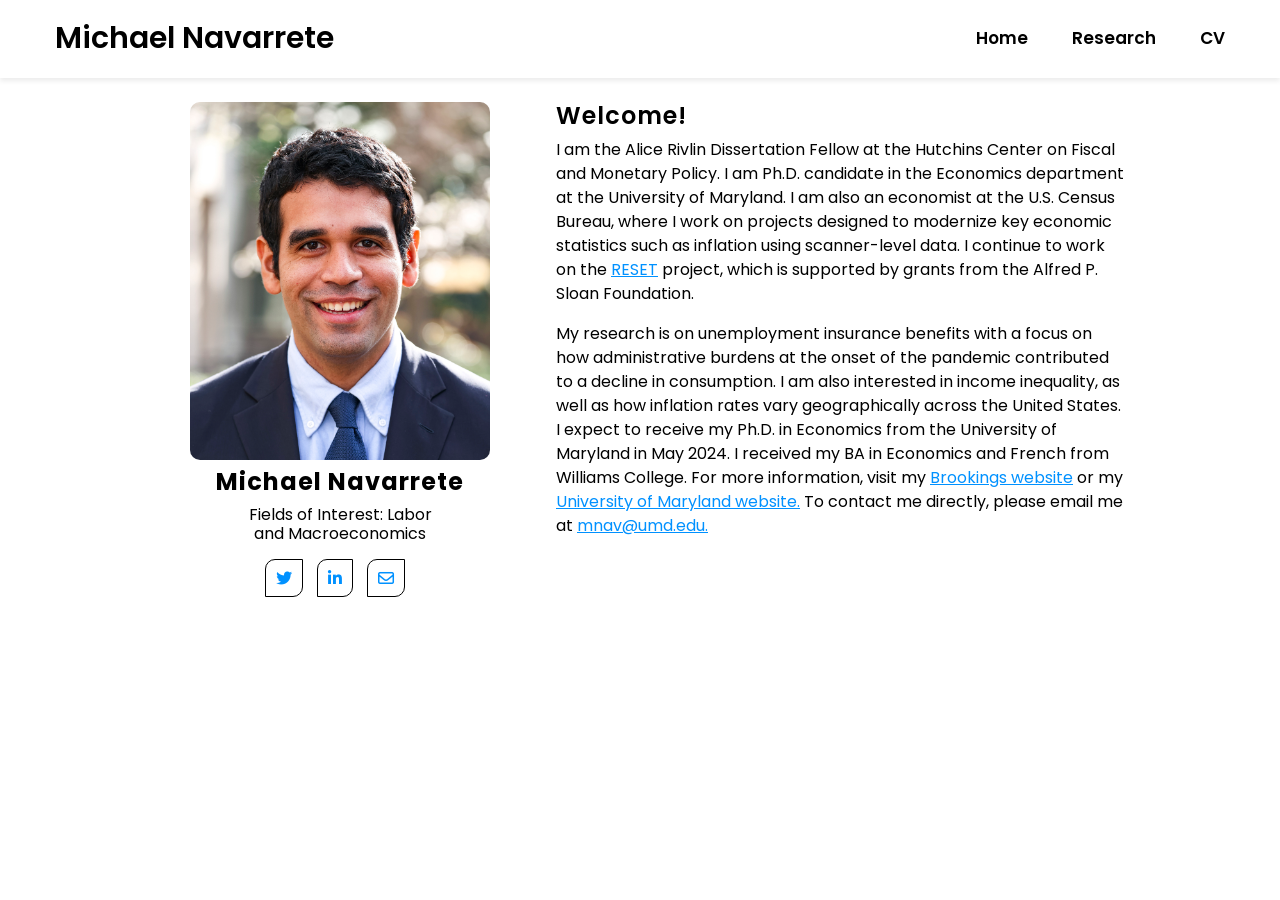
<file: index.html>
<!DOCTYPE html>
<html lang="en">
<head>
   <title>Michael Navarrete</title>
  <meta charset="utf-8">
  <meta name="viewport" content="width=device-width, initial-scale=1">
  <!-- tab icon -->
  <link rel="icon" type="image/x-icon" href="assets/files/favicon.ico">
  <!-- bootstrap css -->
  <link href="https://cdn.jsdelivr.net/npm/bootstrap@5.2.3/dist/css/bootstrap.min.css" rel="stylesheet">
  <!-- icon css -->
  <link rel="stylesheet" href="https://cdnjs.cloudflare.com/ajax/libs/font-awesome/6.4.0/css/all.min.css"/>
   <!-- main css -->
  <link rel="stylesheet" href="assets/css/style.css">
</head>
<body>

 <header class="header">
    <div class="container_header">
        <div class="inner_container items-middle space-between">
            <div class="logo">
               <a href="index.html">Michael Navarrete</a>
            </div>
            <button type="button" class="nav-toggler">
               <span></span>
            </button>
            <nav class="nav">
               <ul class="pt-3">
                  <li><a href="index.html" class="active">home</a></li>
                  <li><a href="research.html">research</a></li>
                  <li><a href="assets/files/CV_Navarrete.pdf">CV</a></li>
               </ul>
            </nav>
        </div>
    </div>
 </header>
 
 <section>
 <div class="bio_section mt-4">
   <div class="container">
      <div class="row">
         <div class="col-md-4 offset-md-1">
           <div class="profile_content mb-4">
            <img src="assets/images/profile.jpg" alt="pic">
            <h4 class="my-2">Michael Navarrete</h4>
            <h6>Fields of Interest: Labor <br> and Macroeconomics</h6>
            <div class="social_icons mt-3">
                <a href="https://twitter.com/mnavarrete42"><i class="fa-brands fa-twitter"></i></a>
                <a href="https://www.linkedin.com/in/michael-navarrete-5b510748"><i class="fa-brands fa-linkedin-in"></i></a>
               <a href="mailto:mnav@umd.edu"><i class="fa-regular fa-envelope"></i></a>
            </div>
           </div>
         </div>
         <div class="col-md-6">
               <div class="biography px-1">
                   <h4>Welcome!</h4>
                  <p class="mt-1">I am the Alice Rivlin Dissertation Fellow at the Hutchins Center on Fiscal and Monetary Policy. I am Ph.D. candidate in the Economics department at the University of Maryland. I am also an economist at the U.S. Census Bureau, where I work on projects designed to modernize key economic statistics such as inflation using scanner-level data. I continue to work on the <a target="_blank" href="https://ebp-projects.isr.umich.edu/RESET/">RESET</a> project, which is supported by grants from the Alfred P. Sloan Foundation.</p>
                  <p>My research is on unemployment insurance benefits with a focus on how administrative burdens at the onset of the pandemic contributed to a decline in consumption. I am also interested in income inequality, as well as how inflation rates vary geographically across the United States. I expect to receive my Ph.D. in Economics from the University of Maryland in May 2024. I received my BA in Economics and French from Williams College.
                  For more information, visit my <a target="_blank" href="https://www.brookings.edu/experts/michael-navarrete/">Brookings website</a> or my <a target="_blank" href="https://www.econ.umd.edu/gradprofile/navarrete/michael">University of Maryland website.</a> To contact me directly, please email me at <a href="mailto:mnav@umd.edu">mnav@umd.edu.</a>
                     </p>
               </div>
         </div>
      </div>
   </div>
 </div>
 </section>
<script src="assets/js/script.js"></script>
</body>
</html>
</file>
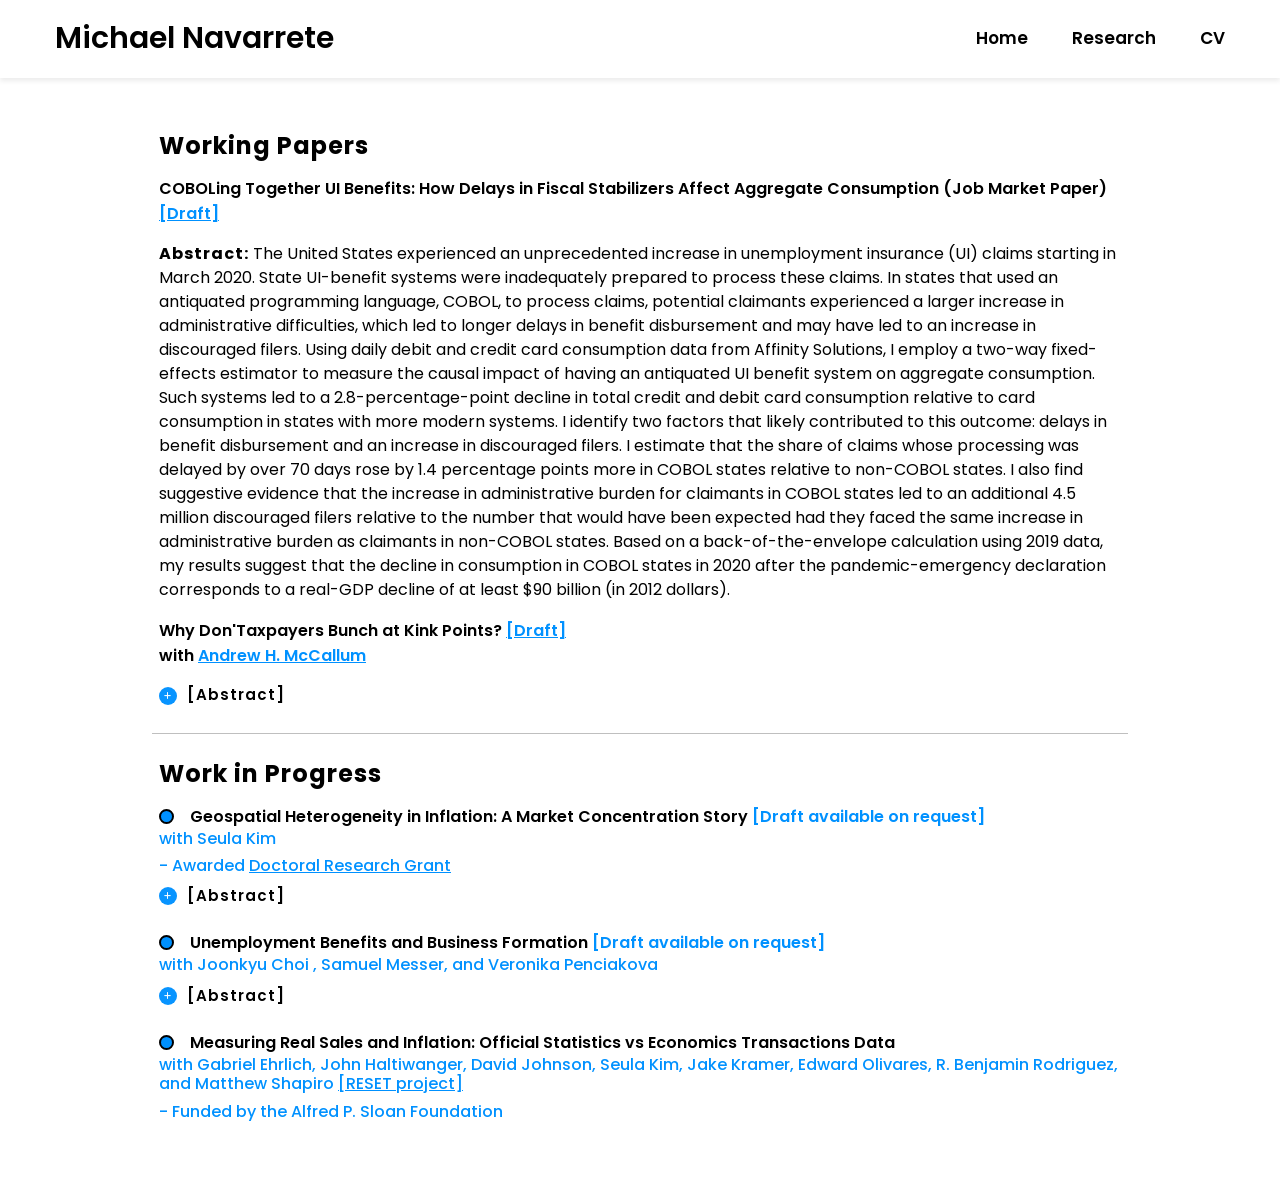
<file: research.html>
<!DOCTYPE html>
<html lang="en">
  <head>
    <title>Michael Navarrete</title>
    <meta charset="utf-8" />
    <meta name="viewport" content="width=device-width, initial-scale=1" />
    <!-- bootstrap css -->
    <link href="https://cdn.jsdelivr.net/npm/bootstrap@5.2.3/dist/css/bootstrap.min.css" rel="stylesheet" />
    <!-- icon css -->
    <link rel="stylesheet" href="https://cdnjs.cloudflare.com/ajax/libs/font-awesome/6.4.0/css/all.min.css" />
    <!-- main css -->
    <link rel="stylesheet" href="assets/css/style.css" />
  </head>
  <body>
    <header class="header">
      <div class="container_header">
        <div class="inner_container items-middle space-between">
          <div class="logo">
            <a href="index.html">Michael Navarrete</a>
          </div>
          <button type="button" class="nav-toggler">
            <span></span>
          </button>
          <nav class="nav">
            <ul class="pt-3">
              <li><a href="index.html" class="active">home</a></li>
              <li><a href="research.html">research</a></li>
              <li><a href="assets/files/CV_Navarrete.pdf">CV</a></li>
            </ul>
          </nav>
        </div>
      </div>
    </header>

    <section>
      <div class="research_section mt-4">
        <div class="container">
          <div class="row">
            <div class="col-md-10 offset-md-1">
              <div class="research_content">
                <h4>Working Papers</h4>
                <h6 class="my-3">
                  COBOLing Together UI Benefits: How Delays in Fiscal Stabilizers Affect Aggregate Consumption (Job
                  Market Paper)
                  <a target="_blank" href="https://papers.ssrn.com/sol3/papers.cfm?abstract_id=3928948">[Draft]</a>
                </h6>
                <p>
                  <span>Abstract:</span> The United States experienced an unprecedented increase in unemployment
                  insurance (UI) claims starting in March 2020. State UI-benefit systems were inadequately prepared to
                  process these claims. In states that used an antiquated programming language, COBOL, to process
                  claims, potential claimants experienced a larger increase in administrative difficulties, which led to
                  longer delays in benefit disbursement and may have led to an increase in discouraged filers. Using
                  daily debit and credit card consumption data from Affinity Solutions, I employ a two-way fixed-effects
                  estimator to measure the causal impact of having an antiquated UI benefit system on aggregate
                  consumption. Such systems led to a 2.8-percentage-point decline in total credit and debit card
                  consumption relative to card consumption in states with more modern systems. I identify two factors
                  that likely contributed to this outcome: delays in benefit disbursement and an increase in discouraged
                  filers. I estimate that the share of claims whose processing was delayed by over 70 days rose by 1.4
                  percentage points more in COBOL states relative to non-COBOL states. I also find suggestive evidence
                  that the increase in administrative burden for claimants in COBOL states led to an additional 4.5
                  million discouraged filers relative to the number that would have been expected had they faced the
                  same increase in administrative burden as claimants in non-COBOL states. Based on a
                  back-of-the-envelope calculation using 2019 data, my results suggest that the decline in consumption
                  in COBOL states in 2020 after the pandemic-emergency declaration corresponds to a real-GDP decline of
                  at least $90 billion (in 2012 dollars).
                </p>

                <h6 class="my">
                  Why Don'Taxpayers Bunch at Kink Points?
                  <a target="_blank" href="https://papers.ssrn.com/sol3/papers.cfm?abstract_id=4219884">[Draft]</a>
                  <p>with <a target="_blank" href="http://www.andrewhmccallum.com">Andrew H. McCallum</a></p>
                </h6>

                <!-- First toggle Section -->
                <button
                  class="btn btn-primary d-flex align-items-center"
                  data-toggle="collapse"
                  data-target="#collapseSection1"
                  aria-expanded="false"
                  aria-controls="collapseSection1"
                >
                  <i class="fas fa-plus"></i>
                  [Abstract]
                </button>

                <div class="collapse" id="collapseSection1">
                  <div class="card card-body">
                    <!-- toggle content 1 -->
                    <p>
                      We introduce a new theory and new estimation method for optimizing frictions with a piecewise
                      linear constraint. Allowing frictions to depend on observables, we estimate why agents do not
                      behave as standard frictionless models predict. Our methods are not limited to public finance and
                      apply to a general class of mixture models and any of the four possible piecewise linear
                      constraints, 1) slope increase (convex kink), 2) slope decrease (concave kink), 3) intercept
                      increase (convex notch), or 4) intercept decrease (concave notch). We demonstrate these methods in
                      three of these four settings. Individual income tax returns with a, 1) convex kink and, 2) concave
                      kink implied by the EITC. New Jersey real estate transfer taxes with a 3) convex notch. We
                      document which covariates account for a substantial share of optimizing frictions and provide
                      elasticity estimates that explicitly control for optimizing frictions.
                    </p>
                  </div>
                </div>
              </div>
            </div>
          </div>
          <div class="row">
            <div class="col-md-10 offset-md-1">
              <hr />
              <div class="working_pro_content my-3">
                <h4>Work in Progress</h4>
                <div class="work_pro_list mt-2 pb-3 ml-4">
                  <ul class="list-cstm-pro mt-3">
                    <li>
                      Geospatial Heterogeneity in Inflation: A Market Concentration Story <span style="color:rgb(0, 145, 255)">[Draft available on request]</span>
                      <h6>with <a target="_blank" href="https://www.seulakim.com/">Seula Kim</a></h6>
                      <h6>- Awarded <a style="text-decoration: underline;" target="_blank" href="https://equitablegrowth.org/grants/geospatial-heterogeneity-in-inflation-a-market-concentration-story/">Doctoral Research Grant</a></h6>
                    </li>

                    <!-- Second toggle Section -->
                    <button
                      class="btn btn-primary my-1 mb-4 d-flex align-items-center"
                      data-toggle="collapse"
                      data-target="#collapseSection2"
                      aria-expanded="false"
                      aria-controls="collapseSection2"
                    >
                      <i class="fas fa-plus"></i> [Abstract]
                    </button>

                    <div class="collapse" id="collapseSection2">
                      <div class="card card-body">
                        <!-- toggle content 2 -->
                        <p>
                          Inflation is an important economic indicator that is typically measured and reported at the
                          national level. However, there is systematic geographical variation in inflation across
                          metropolitan statistical areas (MSAs), which can affect spatial inequality. This paper studies
                          how spatial variation in inflation rates affect income inequality and examines the role of
                          retailer market power in driving these differences. Using Nielsen Retail Scanner dataset, we
                          uncover that the poorest MSAs experienced higher inflation rates than the richest MSAs from
                          2006 to 2016 at both disaggregated and aggregate food item levels. Accumulating the
                          differences in inflation rates over this decade, the poorest decile experiences an
                          approximately 10 percentage points higher inflation rate than the richest decile. Furthermore,
                          we observe variations in retailer dynamics across MSAs with different income levels: poorer
                          MSAs have fewer retailers and varieties of goods, but exhibit a higher fraction of larger
                          retailers and a greater degree of retailer market concentration relative to richer MSAs. To
                          explore the causal link between inflation and market concentration, we use a triple difference
                          estimator, with a particular focus on the egg market during the 2015 bird flu episode. Our
                          analysis underscores that retailers' market concentration and power can be a contributing
                          factor to higher inflation rates and lead to spatial divergence in price inflation. This
                          channel can act as a potential catalyst for amplifying inequality among regions with varying
                          income levels and create important policy implications.
                        </p>
                      </div>
                    </div>

                    <li>
                      Unemployment Benefits and Business Formation <span style="color:rgb(0, 145, 255)">[Draft available on request]</span>
                      <h6>
                        with <a target="_blank" href="https://sites.google.com/site/jooonkyuc/">Joonkyu Choi</a> ,
                        Samuel Messer, and
                        <a target="_blank" href="https://vpenciak.weebly.com/">Veronika Penciakova</a>
                      </h6>
                    </li>

                    <!-- third Collapse Section -->
                    <button
                      class="btn btn-primary my-1 mb-4 d-flex align-items-center"
                      data-toggle="collapse"
                      data-target="#collapseSection3"
                      aria-expanded="false"
                      aria-controls="collapseSection3"
                    >
                      <i class="fas fa-plus"></i> [Abstract]
                    </button>

                    <div class="collapse" id="collapseSection3">
                      <div class="card card-body">
                        <!-- toggle content 3 -->
                        <p>
                          New business creation surged after the pandemic recession, but its causes are not well
                          understood. In this paper, we establish evidence for a positive impact of unemployment
                          insurance (UI) expansion on rising business formation. The expansion of UI benefits and
                          relaxation of work search requirement under the CARES Act provided unemployed potential
                          entrepreneurs with money and time. We exploit that the actual increase in UI payment per
                          unemployed varied across states partly due to whether states use an outdated technology,
                          COBOL, to process UI claims. We implement an instrumented difference-in-differences design and
                          estimate that a one percent increase in UI benefits led to a 0.22 percent increase in new
                          business applications, implying that more than half of the rise in business formation in 2020
                          can be attributed to the UI expansion.
                        </p>
                      </div>
                    </div>

                    <li>
                      Measuring Real Sales and Inflation: Official Statistics vs Economics Transactions Data 
                      <h6>
                        with
                        <a target="_blank" href="https://sites.google.com/site/gabrielehrlich/home/">Gabriel Ehrlich</a
                        >, <a target="_blank" href="http://econweb.umd.edu/~haltiwan/">John Haltiwanger</a>,
                        <a target="_blank" href="https://micda.isr.umich.edu/people/david-s-johnson/">David Johnson</a>,
                        <a target="_blank" href="https://www.seulakim.com/">Seula Kim</a>, Jake Kramer,
                        <a target="_blank" href="https://sites.google.com/umd.edu/econ-jmc-edward-olivares/home-page"
                          >Edward Olivares</a
                        >, R. Benjamin Rodriguez, and
                        <a target="_blank" href="http://www-personal.umich.edu/~shapiro/">Matthew Shapiro </a>

                        <a style="text-decoration: underline;" target="_blank" href="https://ebp-projects.isr.umich.edu/RESET/"> [RESET project] </a>
                      </h6>
                      <h6>- Funded by the Alfred P. Sloan Foundation</h6>
                    </li>
                  </ul>
                </div>
              </div>
            </div>
          </div>
        </div>
      </div>
    </section>

    <script src="https://code.jquery.com/jquery-3.3.1.slim.min.js"></script>
    <script src="https://cdnjs.cloudflare.com/ajax/libs/popper.js/1.14.7/umd/popper.min.js"></script>
    <script src="https://stackpath.bootstrapcdn.com/bootstrap/4.3.1/js/bootstrap.min.js"></script>

    <script>
      $(document).ready(function () {
        $(".collapse")
          .on("show.bs.collapse", function () {
            $(this).prev().find("i").removeClass("fa-plus").addClass("fa-minus");
          })
          .on("hide.bs.collapse", function () {
            $(this).prev().find("i").removeClass("fa-minus").addClass("fa-plus");
          });
      });
    </script>

    <script src="assets/js/script.js"></script>
  </body>
</html>
</file>
<file: assets/css/style.css>
@import url('https://fonts.googleapis.com/css2?family=Poppins:wght@100;200;300;400;500;600;700;800;900&display=swap');
body{
	font-family: 'Poppins', sans-serif;
	background-color: #ffffff;
	color:#000000;
}
*{
	box-sizing: border-box;
	margin:0;
	padding:0;
}
ul{
	list-style: none;
}
a{
	text-decoration: none;
	color: rgb(0, 217, 255);
}
.container_header{
	max-width: 1200px;
	margin:auto;
}
.container{
	max-width: 1200px;
}
.inner_container{
	display: flex;
	flex-wrap: wrap;
}
.items-middle{
	align-items: center;
}
.space-between{
	justify-content: space-between;
}
/*header*/
.header{
	box-shadow: rgba(0, 0, 0, 0.08) 0px 3px 5px;
	
}

.header .logo,
.header .nav{
	padding:0 15px;
}
.header .logo a{
	font-size: 30px;
	color: #000000;
	font-weight: 600;
	text-transform: capitalize;
}

.header .nav ul li{
	display: inline-block;
	margin-left: 40px;
}
.header .nav ul li a{
	display: block;
	font-size: 17px;
	text-transform: capitalize;
	color: #000000;
	padding: 10px 0;
	font-weight: 600;
	transition: all 0.5s ease;
}

/* .header .nav ul li a:focus{
	color: #f3a93d;
} */

.header .nav ul li a:hover{
	color: #f3a93d;
}
.nav-toggler{
	height: 34px;
	width: 44px;
	background-color: #000000;
	border-radius: 4px;
	cursor: pointer;
	border:none;
	display: none;
	margin-right: 15px;
}
.nav-toggler:focus{
	outline: none;
	box-shadow: 0 0 15px rgba(255,255,255,0.5);
}
.nav-toggler span{
    height: 2px;
    width: 20px;
    background-color: #ffffff;
    display: block;
    margin:auto;
    position: relative;
    transition: all 0.3s ease;
}
.nav-toggler.active span{
	background-color: transparent;
}
.nav-toggler span::before,
.nav-toggler span::after{
	content: '';
	position: absolute;
	left:0;
	top:0;
	width: 100%;
	height: 100%;
	background-color: #ffffff;
	transition: all 0.3s ease;
}
.nav-toggler span::before{
	transform: translateY(-6px);
}
.nav-toggler.active span::before{
	transform: rotate(45deg);
}
.nav-toggler span::after{
	transform: translateY(6px);
}
.nav-toggler.active span::after{
	transform: rotate(135deg);
}
@media(max-width:991px){
   .nav-toggler{
   	display: block;
   }
   .header{
	padding: 12px 0;
}
.profile_content img{
	width: 50%;
	border-radius: 10px;
}

   .header .nav{
   	width: 100%;
   	padding:0;
   	max-height: 0px;
   	overflow: hidden;
   	visibility: hidden;
   	transition: all 0.5s ease;
   }
   .header .nav.open{
   	visibility: visible;
   }
   .header .nav ul{
   	padding:12px 15px 0;
   	margin-top: 12px;
	width: 100%;
   	border-top:1px solid rgba(255,255,255,0.2);
   }
   .header .nav ul li{
   	display: block;
   	margin:0;
   }
}
/*------------------------------------- bio section */
.profile_content{
	text-align: center;
	
}
.research_content h4, .biography h4, .working_pro_content h4{
	font-weight: 700;
	letter-spacing: 1px;
	/* border-bottom: 2px solid #f3a93d;
	display: inline-block;
	padding-bottom: 4px; */
}
.profile_content h4, p span{
	font-weight: 700;
	letter-spacing: 1px;
}
.profile_content h6{
	font-weight: 400;
}
.profile_content img{
	width: 80%;
	border-radius: 10px;
}
.social_icons i {
    padding: 10px;
    background: #fff;
    border-radius: 10px 0px 10px 0px;
	margin-right: 10px;
	color:rgb(0, 145, 255);
	transition: 0.3s;
	border:1px solid #000;
}
.social_icons i:hover{
   background: #2f3240;
	color: #fff;
	border:1px solid #f3a93d;

}
.biography h4{
	font-weight: 600;
	letter-spacing: 1px;
}
.biography p a{
	text-decoration: underline;
	color: rgb(0, 145, 255);
}
.research_content h6{
	font-weight: 600;
	line-height: 25px;
}
.research_content h6 a{
	color: rgb(0, 145, 255);
	 text-decoration: underline;
	 
}
.research_content, .working_pro_content{
	padding:10px 7px;
	margin-top: 20px;
}

ul.list-cstm-pro li {
	list-style: none;
	margin: 0px 0px 10px;
	position: relative;
	font-weight: 600;
  }
  
ul.list-cstm-pro li::before {
content: "";
width: 15px;
height: 15px;
background: rgb(0, 145, 255);
display: inline-block;
position: relative;
left: 0;
border-radius: 50%;
top: 2px;
margin-right: 12px;
border: 2px solid #000;
	
  }
  ol, ul {
    padding-left: 0rem;
}
ul.list-cstm-pro h6 {
    font-weight: 500;
    color:  rgb(0, 217, 255);
}
ul.list-cstm-pro h6, a {
    color: rgb(0, 145, 255);
}







/*--------------------------------------------------------------- research css */
/* toggle button */
.btn {
	background-color: transparent;
	border: none;
	color: rgb(0, 0, 0);
	box-shadow: none;
	outline: none !important;
	padding: 0;
	font-size: 15px;
	font-weight: 600;
    letter-spacing: 1px;
  }

  .btn:hover {
	background-color: transparent !important;
	color: rgb(0, 0, 0) !important;
	box-shadow: none !important;
  }

  .btn:focus {
	box-shadow: none !important;
  }
  i.fas.fa-plus,
  i.fas.fa-minus {
	font-size: 8px;
	padding: 5px;
	background: rgb(8 148 255);
	color: #fff;
	border-radius: 25px;
	margin-right: 10px;
  }








@media(max-width:667px){
	.profile_content img{
		width: 60%;
		border-radius: 10px;
	}
}
</file>
